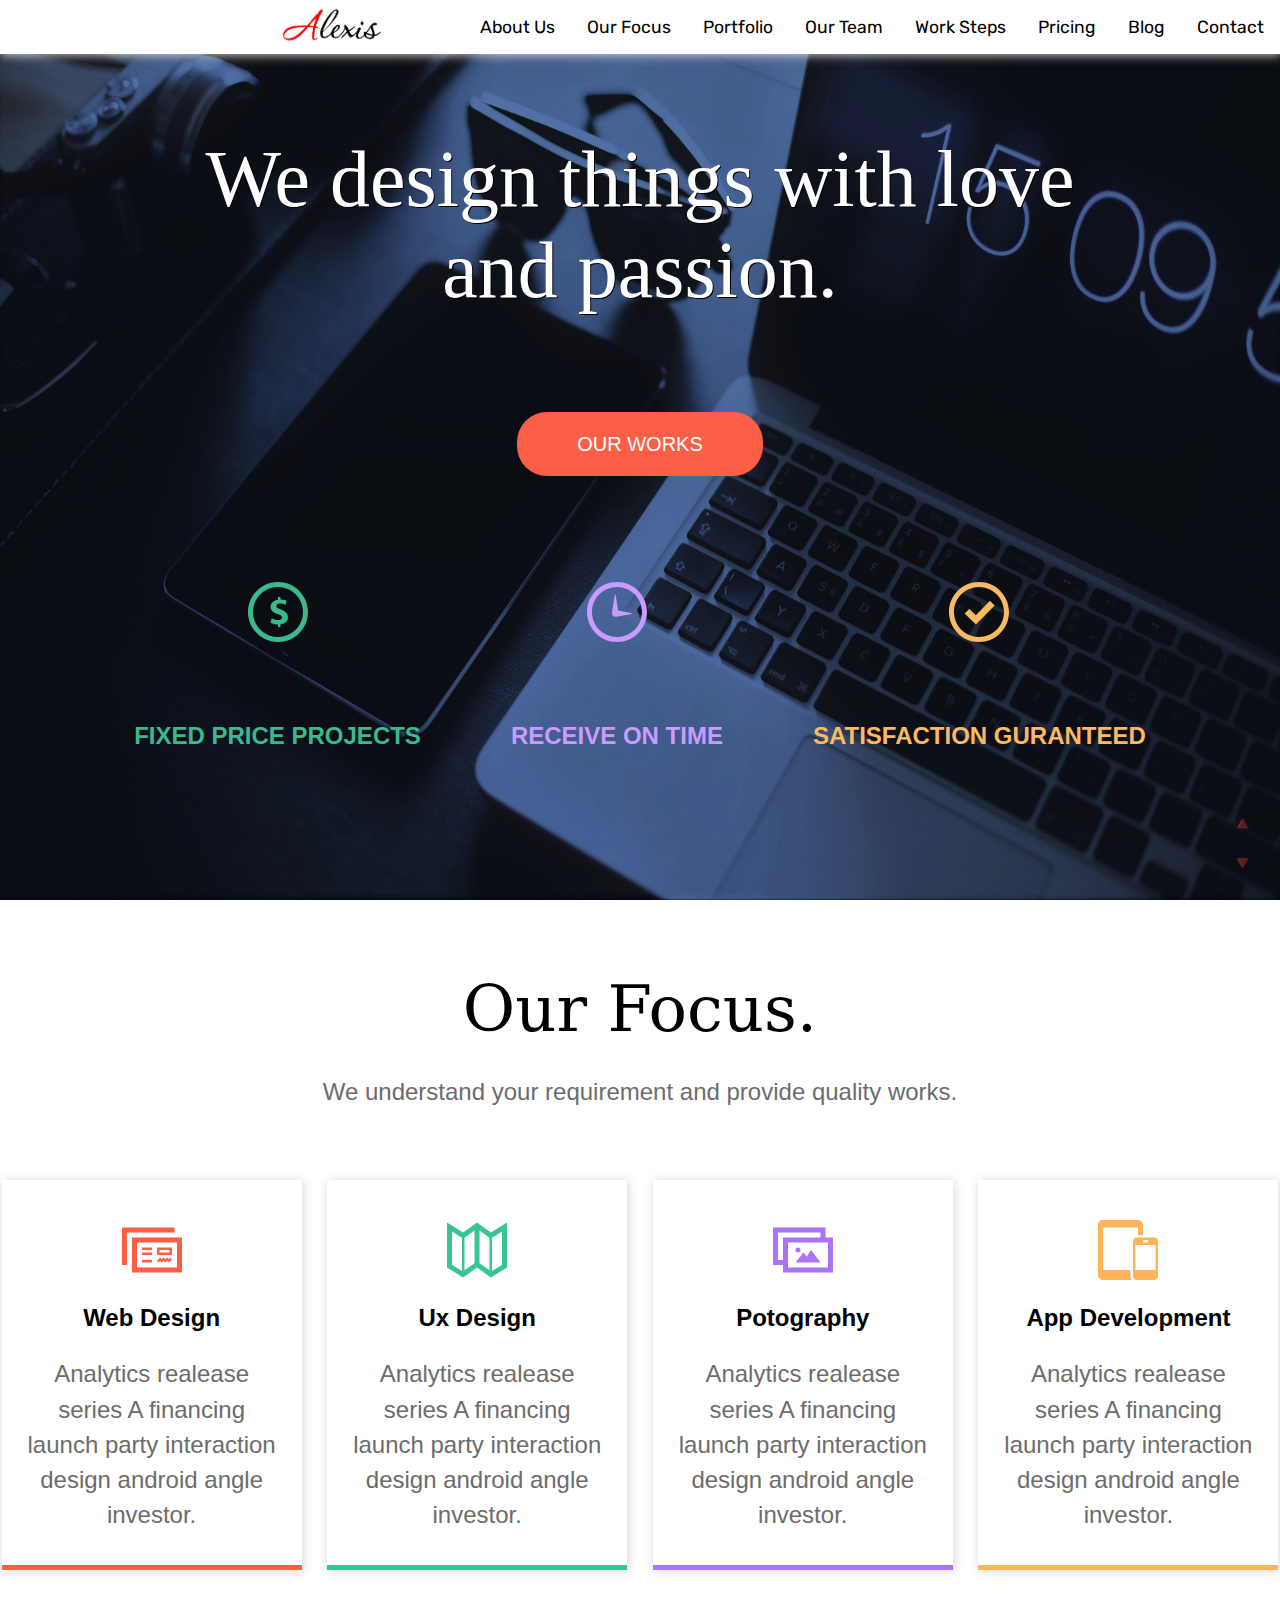
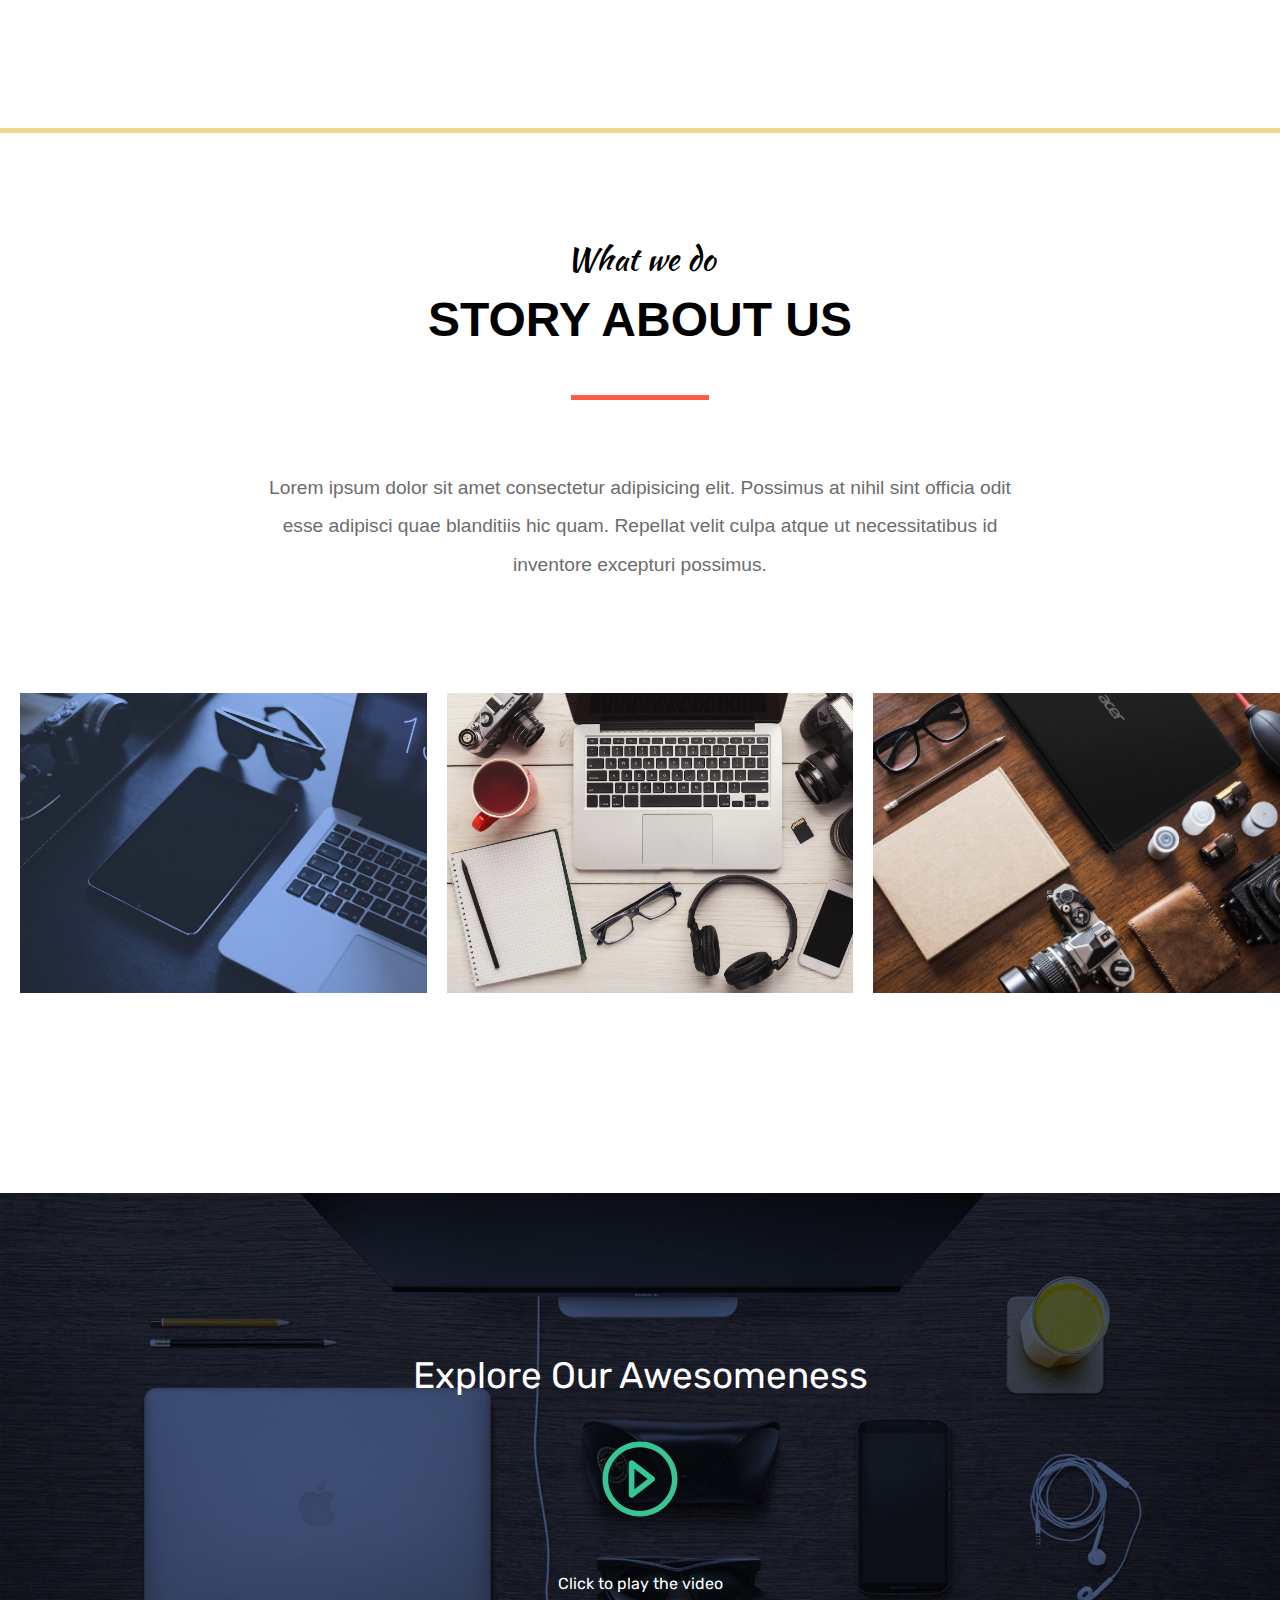
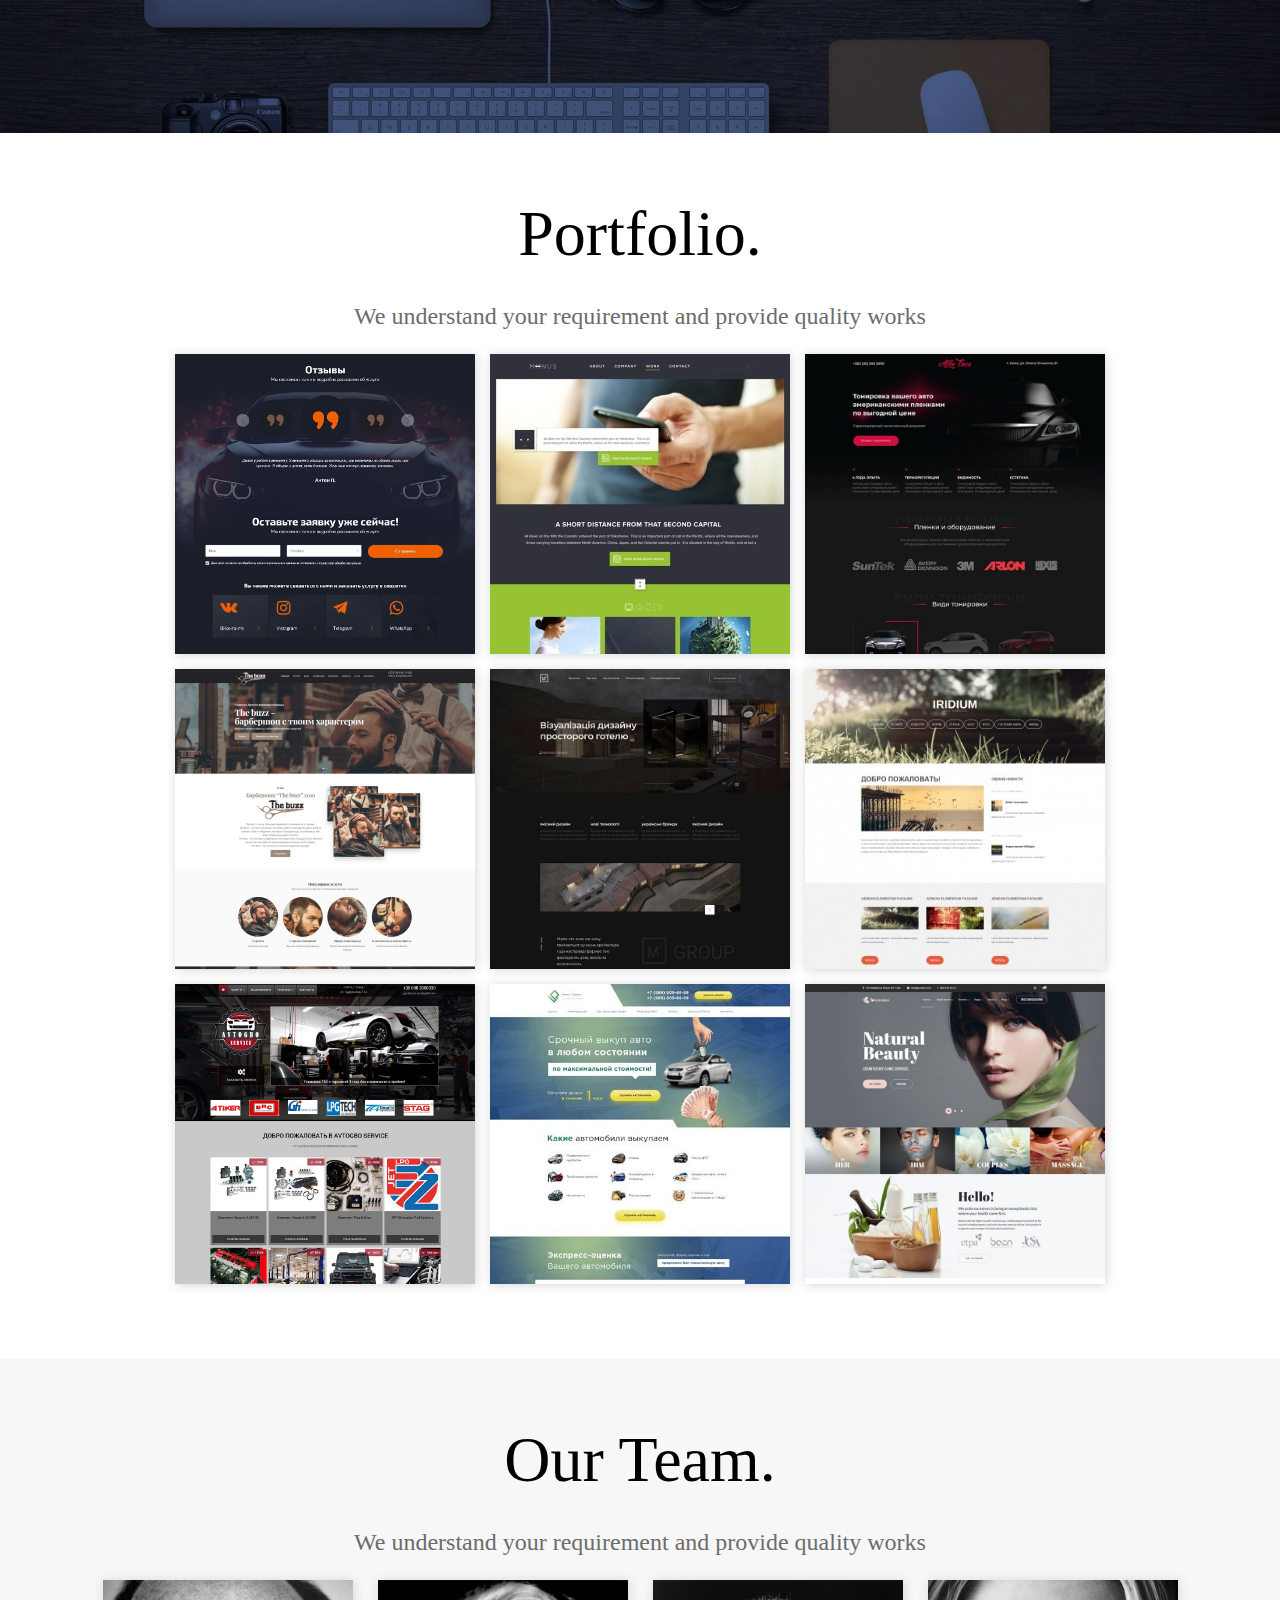
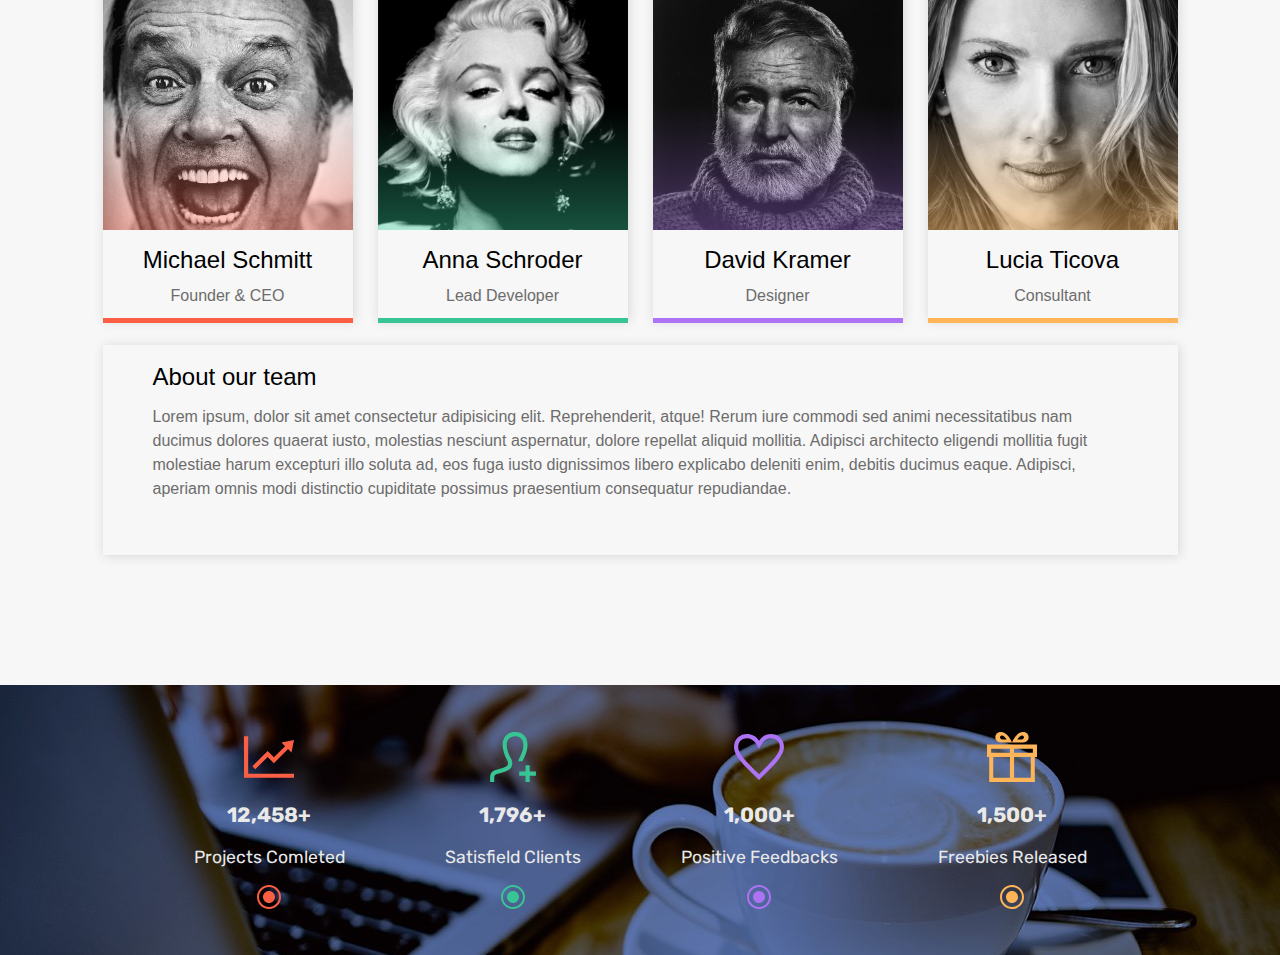
<file: index.html>
<!DOCTYPE html>
<html lang="en">
<head>
  <meta charset="UTF-8">
  <meta name="viewport" content="width=device-width, initial-scale=1">
  <link rel="stylesheet" href="Style.css">
  

  <link rel="preconnect" href="https://fonts.gstatic.com" crossorigin>
  <link href="https://fonts.googleapis.com/css2?family=Rubik&display=swap" rel="stylesheet">
  <link href="https://fonts.googleapis.com/css2?family=Kaushan+Script&display=swap" rel="stylesheet">
  
  
      
  <title>Alexis</title>  
  
  <body id="top">

    <header >
      <div class="top-nav">
        <div class="logo"></div>
        <input id="menu-toggle" type="checkbox">
        <label class='menu-button-container' for="menu-toggle">
          <div class='menu-button'></div>
         </label>
        <ul class="menu">
          <li><a href="#au">About Us</a></li>
          <li><a href="#of">Our Focus</a> </li>
          <li><a href="#p">Portfolio</a></li>
          <li><a href="#ot">Our Team</a> </li>
          <li><a href="#bottom">Work Steps</a></li>
          <li> <a href="Pictures/Predlozhenie-po-razrabotke-sayta-veb-studiya-Imtekseo.pdf" target="_blank">Pricing</a></li>
          <li><a href="https://ru.weblium.com/blog/" target="_blank">Blog</a> </li>
          <li><label for="contact"><a>Contact</a></label></li>
        </ul>
                
        <input id="contact" type="checkbox"><!--
        --><span class="contact">
              <div class="menu1">
                  <div class="map">
                    <iframe src="https://www.google.com/maps/embed?pb=!1m18!1m12!1m3!1d3168.6007249734625!2d-122.08069568435475!3d37.42291124009725!2m3!1f0!2f0!3f0!3m2!1i1024!2i768!4f13.1!3m3!1m2!1s0x808fbb7a3683c237%3A0xcee141b5f4e1c5d7!2sGoogle%20B43!5e0!3m2!1sru!2scz!4v1675938490257!5m2!1sru!2scz" width="100%" height="100%" style="border:0;" allowfullscreen="" loading="lazy" referrerpolicy="no-referrer-when-downgrade">
                    </iframe>
                  </div>
                </div> 
            </span>
      </div>   
    </header>
    <main>
      <div class="Block1" >       
        <div class="banertext">
          <p class="text1">We design things with love<br>
          and passion.</p>

          <p>
            <a href="#p">OUR WORKS</a>
          </p>

          <div class="window1">
            <div class="win1 w1_1">   
              <svg xmlns="http://www.w3.org/2000/svg" width="60" height="60" viewBox="0 0 24 24">
                <path d="M12 2c5.514 0 10 4.486 10 10s-4.486 10-10 10-10-4.486-10-10 4.486-10 10-10zm0-2c-6.627 0-12 5.373-12 12s5.373 12 12 12 12-5.373 12-12-5.373-12-12-12zm4 14.083c0-2.145-2.232-2.742-3.943-3.546-1.039-.54-.908-1.829.581-1.916.826-.05 1.675.195 2.443.465l.362-1.647c-.907-.276-1.719-.402-2.443-.421v-1.018h-1v1.067c-1.945.267-2.984 1.487-2.984 2.85 0 2.438 2.847 2.81 3.778 3.243 1.27.568 1.035 1.75-.114 2.011-.997.226-2.269-.168-3.225-.54l-.455 1.644c.894.462 1.965.708 3 .727v.998h1v-1.053c1.657-.232 3.002-1.146 3-2.864z"/>
                  </svg>           
                    <p><b>FIXED PRICE PROJECTS</b></p>
                      </div>
            <div class="win1 w1_2">  
              <svg xmlns="http://www.w3.org/2000/svg" width="60" height="60" viewBox="0 0 24 24">
                <path d="M12 2c5.514 0 10 4.486 10 10s-4.486 10-10 10-10-4.486-10-10 4.486-10 10-10zm0-2c-6.627 0-12 5.373-12 12s5.373 12 12 12 12-5.373 12-12-5.373-12-12-12zm5.848 12.459c.202.038.202.333.001.372-1.907.361-6.045 1.111-6.547 1.111-.719 0-1.301-.582-1.301-1.301 0-.512.77-5.447 1.125-7.445.034-.192.312-.181.343.014l.985 6.238 5.394 1.011z"/>
                  </svg> 
                    <p><b>RECEIVE ON TIME</b></p>
                      </div>
            <div class="win1 w1_3"> 
              <svg xmlns="http://www.w3.org/2000/svg" width="60" height="60" viewBox="0 0 24 24">
                <path d="M12 2c5.514 0 10 4.486 10 10s-4.486 10-10 10-10-4.486-10-10 4.486-10 10-10zm0-2c-6.627 0-12 5.373-12 12s5.373 12 12 12 12-5.373 12-12-5.373-12-12-12zm4.393 7.5l-5.643 5.784-2.644-2.506-1.856 1.858 4.5 4.364 7.5-7.643-1.857-1.857z"/>
                  </svg> <BR><BR>
                    <p><b>SATISFACTION GURANTEED</b></p>
                      </div>
          </div>
        </div>
      </div>

      <div class="block2">
        <p class="text2" id="of">Our Foсus.</p>
          <p class="gray">We understand your requirement and provide quality works.</p>
        <div class="window2">
            <div class="win2 w2_1">
              <svg xmlns="http://www.w3.org/2000/svg" width="60" height="60" fill="#fb5f43" viewBox="0 0 24 24">
                <path d="M12 12h-4v-1h4v1zm0 1h-4v1h4v-1zm12-6v14h-20v-14h20zm-2 12v-10h-16v10h16zm-6.023-2l.682-.67.681.67.684-.67.681.67 1.295-1.295-.613-.702-.682.667-.682-.67-.683.67-.682-.67-.683.67-.682-.67-1.293 1.28.613.717.68-.667.684.67zm-7.977 0h4v-1h-4v1zm11-5v1h-4v-1h4zm1-1h-6v3h6v-3zm-20-8v15h2v-13h19v-2h-21z"/>
                  </svg>
                    <h2>Web Design</h2>
                      <p class="gray">Analytics realease series A financing launch party interaction design android angle investor.</p>
                        <hr class="h1" >
                      </div>
            <div class="win2 w2_2">
              <svg xmlns="http://www.w3.org/2000/svg" width="60" height="60" fill="#37c693" viewBox="0 0 24 24">
                <path d="M17.545 5l-5.545-4-5.545 4-6.455-4v18l6.455 4 5.545-4 5.545 4 6.455-4v-18l-6.455 4zm-10.545 2.073l4-2.886v13.068l-4 2.885v-13.067zm6-2.886l4 2.886v13.068l-4-2.885v-13.069zm-11 .405l4 2.479v13.294l-4-2.479v-13.294zm20 13.295l-4 2.479v-13.295l4-2.479v13.295z"/>
                  </svg>
                    <h2>Ux Design</h2>
                      <p class="gray">Analytics realease series A financing launch party interaction design android angle investor.</p>
                        <hr class="h2">
                      </div>   
            <div class="win2 w2_3">     
              <svg xmlns="http://www.w3.org/2000/svg" width="60" height="60" fill="#ad73f5" viewBox="0 0 24 24">
                <path d="M9 12c0-.552.448-1 1.001-1s.999.448.999 1-.446 1-.999 1-1.001-.448-1.001-1zm6.2 0l-1.7 2.6-1.3-1.6-3.2 4h10l-3.8-5zm8.8-5v14h-20v-3h-4v-15h21v4h3zm-20 9v-9h15v-2h-17v11h2zm18-7h-16v10h16v-10z"/>
                  </svg>
                    <h2>Potography</h2>
                      <p class="gray">Analytics realease series A financing launch party interaction design android angle investor.</p>
                        <hr class="h3"></div> 
            <div class="win2 w2_4">  
              <svg  xmlns="http://www.w3.org/2000/svg" width="60" height="60" fill="#feb559" viewBox="0 0 24 24">
                <path d="M13.563 24h-11.563c-1.104 0-2-.896-2-2v-20c0-1.104.896-2 2-2h14c1.104 0 2 .896 2 2v4h-2v-3h-14v17h11v2.5c0 .524.182 1.175.563 1.5zm8.937-17c.828 0 1.5.672 1.5 1.5v14c0 .826-.671 1.5-1.5 1.5h-7c-.829 0-1.5-.675-1.5-1.5v-14c0-.827.673-1.5 1.5-1.5h7zm-13.5 14c.552 0 1 .448 1 1s-.448 1-1 1-1-.448-1-1 .448-1 1-1zm10 2c-.553 0-1-.448-1-1s.447-1 1-1c.552 0 .999.448.999 1s-.447 1-.999 1zm4-3v-10.024h-8v10.024h8zm-3.5-11c.275 0 .5-.224.5-.5s-.225-.5-.5-.5h-1c-.276 0-.5.224-.5.5s.224.5.5.5h1z"/>
                  </svg>   
                    <h2>App Development</h2>
                      <p class="gray">Analytics realease series A financing launch party interaction design android angle investor.</p>
                        <hr class="h4"></div>      
          </div>
          <hr class="h5">
      </div>

      <div class="block3" id="au">
        <p class="text3">What we do</p>
        <p class="text31">STORY ABOUT US</p>
        <hr class="u h1">
        <p class="text32 gray">Lorem ipsum dolor sit amet consectetur adipisicing elit. Possimus at nihil sint officia odit esse adipisci quae blanditiis hic quam. Repellat velit culpa atque ut necessitatibus id inventore excepturi possimus.</p>
          <div class="window3">
           <div class="win3 win3_1">
              <div class="win3 win3_11">
                <svg xmlns="http://www.w3.org/2000/svg" width="48" height="48" fill="#ffffff" viewBox="0 0 24 24">
                  <path d="M10.118 16.064c2.293-.529 4.428-.993 3.394-2.945-3.146-5.942-.834-9.119 2.488-9.119 3.388 0 5.644 3.299 2.488 9.119-1.065 1.964 1.149 2.427 3.394 2.945 1.986.459 2.118 1.43 2.118 3.111l-.003.825h-15.994c0-2.196-.176-3.407 2.115-3.936zm-10.116 3.936h6.001c-.028-6.542 2.995-3.697 2.995-8.901 0-2.009-1.311-3.099-2.998-3.099-2.492 0-4.226 2.383-1.866 6.839.775 1.464-.825 1.812-2.545 2.209-1.49.344-1.589 1.072-1.589 2.333l.002.619z"/>
                    </svg>             
                      <p>SUPER TEAME</p>
                        </div>               
            </div>
            <div class="win3 win3_2">
              <div class="win3 win3_11">
                <svg xmlns="http://www.w3.org/2000/svg" width="48" height="48" fill="#ffffff" viewBox="0 0 24 24">
                  <path d="M10.118 16.064c2.293-.529 4.428-.993 3.394-2.945-3.146-5.942-.834-9.119 2.488-9.119 3.388 0 5.644 3.299 2.488 9.119-1.065 1.964 1.149 2.427 3.394 2.945 1.986.459 2.118 1.43 2.118 3.111l-.003.825h-15.994c0-2.196-.176-3.407 2.115-3.936zm-10.116 3.936h6.001c-.028-6.542 2.995-3.697 2.995-8.901 0-2.009-1.311-3.099-2.998-3.099-2.492 0-4.226 2.383-1.866 6.839.775 1.464-.825 1.812-2.545 2.209-1.49.344-1.589 1.072-1.589 2.333l.002.619z"/>
                    </svg>             
                      <p>SUPER TEAME</p>
                        </div>
              </div>
            <div class="win3 win3_3">
              <div class="win3 win3_11">
                <svg xmlns="http://www.w3.org/2000/svg" width="48" height="48" fill="#ffffff" viewBox="0 0 24 24">
                  <path d="M10.118 16.064c2.293-.529 4.428-.993 3.394-2.945-3.146-5.942-.834-9.119 2.488-9.119 3.388 0 5.644 3.299 2.488 9.119-1.065 1.964 1.149 2.427 3.394 2.945 1.986.459 2.118 1.43 2.118 3.111l-.003.825h-15.994c0-2.196-.176-3.407 2.115-3.936zm-10.116 3.936h6.001c-.028-6.542 2.995-3.697 2.995-8.901 0-2.009-1.311-3.099-2.998-3.099-2.492 0-4.226 2.383-1.866 6.839.775 1.464-.825 1.812-2.545 2.209-1.49.344-1.589 1.072-1.589 2.333l.002.619z"/>
                    </svg>             
                      <p>SUPER TEAME</p>
                        </div>
              
              </div>

          </div>
      </div>

      <div class="block4" >
          <p class="y">Explore Our Awesomeness</p>
            <svg class="play" width="90" height="90" fill="#37c693"  viewBox="0 0 24 24" xmlns="http://www.w3.org/2000/svg">
              <path d="m2.009 12.002c0-5.517 4.48-9.997 9.998-9.997s9.998 4.48 9.998 9.997c0 5.518-4.48 9.998-9.998 9.998s-9.998-4.48-9.998-9.998zm1.5 0c0 4.69 3.808 8.498 8.498 8.498s8.498-3.808 8.498-8.498-3.808-8.497-8.498-8.497-8.498 3.807-8.498 8.497zm6.711-4.845c-.141-.108-.3-.157-.456-.157-.389 0-.755.306-.755.749v8.501c0 .445.367.75.755.75.157 0 .316-.05.457-.159 1.554-1.203 4.199-3.252 5.498-4.258.184-.142.29-.36.29-.592 0-.23-.107-.449-.291-.591zm.289 7.564v-5.446l3.523 2.718z" fill-rule="nonzero"/>  
                </svg>
                  <p class="z">Click to play the video</p>
      </div>

      <div class="block5 block" id="p">
        <p class="txt">Portfolio.</p>
          <p class="gray">We understand your requirement and provide quality works</p>
            <div class="section">
              <div class="sait1 grid">          
                <div class="project"><hr class="liner"><a href="https://euromotors.cz/ru/prajs-list/" target="_blank">Project 1</a></div>
              </div>

              <div class="sait2 grid">               
                <div class="project"><hr class="liner"><a href="https://www.dw.com/ru/zelenaja-jenergetika-v-ukraine-nemcy-sovetujut-toropitsja/a-59104102" target="_blank">Project 2</a></div>
              </div>
              <div class="sait3 grid">
                <div class="project"><hr class="liner"><a href="https://carexpert.in.ua/?gclid=EAIaIQobChMIkKen8pKI_QIVR5nVCh2mlQ9pEAAYASAAEgKFzvD_BwE" target="_blank">Project 3</a></div>
              </div>
              <div class="sait4 grid">
                <div class="project"><hr class="liner"><a href="https://www.dw.com/ru/zelenaja-jenergetika-v-ukraine-nemcy-sovetujut-toropitsja/a-59104102" target="_blank">Project 4</a></div>
            
              </div>
              <div class="sait5 grid">
                <div class="project"><hr class="liner"><a href="https://artinterior.ua/ru/dizayn-gostinitsyi/" target="_blank">Project 5</a></div>
              </div>
              <div class="sait6 grid">
                <div class="project"><hr class="liner"><a href="https://artinterior.ua/ru/dizayn-gostinitsyi/" target="_blank">Project 6</a></div>
              
              </div>
              <div class="sait7 grid">
                <div class="project"><hr class="liner"><a href="https://artinterior.ua/ru/dizayn-gostinitsyi/" target="_blank">Project 7</a></div>
             
              </div>
              <div class="sait8 grid">
                <div class="project"><hr class="liner"><a href="https://artinterior.ua/ru/dizayn-gostinitsyi/" target="_blank">Project 8</a></div>
              
              </div>
              <div class="sait9 grid">
                <div class="project"><hr class="liner"><a href="https://artinterior.ua/ru/dizayn-gostinitsyi/" target="_blank">Project 9</a></div>
              </div>
            </div>
      </div>

      <div class="block6 block" id="ot">
        <p class="text5 txt">Our Team.</p>
          <p class="gray">We understand your requirement and provide quality works</p>
          <div class="s2">
            <div class="ot1 grid">
              <div class="foto1 foto"></div>
              <p class="">Michael Schmitt</p>
              <p class="profession gray">Founder & CEO</p>
              <hr class="h1">
            </div>
            <div class="ot2 grid">
              <div class="foto2 foto"></div>
              <p class="">Anna Schroder</p>
              <p class="profession gray">Lead Developer</p>
              <hr class="h2">                
            </div>
            <div class="ot3 grid">
              <div class="foto3 foto"></div> 
              <p class="">David Kramer</p>
              <p class="profession gray">Designer</p>
              <hr class="h3">   
            </div>
            <div class="ot4 grid">
              <div class="foto4 foto"></div>
              <p class="">Lucia Ticova</p>
              <p class="profession gray">Consultant</p>
              <hr class="h4">    
            </div>
            

            <div class="table mai">
              <div class="Schmit">About our team
                <p class="gray profession">Lorem ipsum, dolor sit amet consectetur adipisicing elit. Reprehenderit, atque! Rerum iure commodi sed animi necessitatibus nam ducimus dolores quaerat iusto, molestias nesciunt aspernatur, dolore repellat aliquid mollitia. Adipisci architecto eligendi mollitia fugit molestiae harum excepturi illo soluta ad, eos fuga iusto dignissimos libero explicabo deleniti enim, debitis ducimus eaque. Adipisci, aperiam omnis modi distinctio cupiditate possimus praesentium consequatur repudiandae.</p>
              </div>  
            </div>


            <div class="table michael">
              <div class="Schmitt">About Michael
                <p class="gray profession">Lorem ipsum, dolor sit amet consectetur adipisicing elit. Reprehenderit, atque! Rerum iure commodi sed animi necessitatibus nam ducimus dolores quaerat iusto, molestias nesciunt aspernatur, dolore repellat aliquid mollitia. Adipisci architecto eligendi mollitia fugit molestiae harum excepturi illo soluta ad, eos fuga iusto dignissimos libero explicabo deleniti enim, debitis ducimus eaque. Adipisci, aperiam omnis modi distinctio cupiditate possimus praesentium consequatur repudiandae.</p>
                  </div>  
              <div class="link rubik">
                <div class="left">
                  <svg xmlns="http://www.w3.org/2000/svg" width="40" height="40" viewBox="0 0 24 24" fill="#fb5f43"><path d="M19.647 15.247c-1.278 0-2.429.551-3.225 1.429l-7.788-3.846c.062-.343.079-.64.067-.942l8.058-4.231c.769.682 1.78 1.097 2.889 1.097 2.404-.001 4.352-1.949 4.352-4.353s-1.948-4.353-4.353-4.353-4.353 1.949-4.353 4.353c0 .18.012.356.033.53l-7.828 4.111c-.793-.829-1.908-1.347-3.146-1.347-2.405 0-4.353 1.949-4.353 4.353s1.948 4.353 4.353 4.353c1.013 0 1.943-.347 2.684-.927l8.26 4.078-.001.047c0 2.404 1.948 4.353 4.353 4.353s4.351-1.949 4.351-4.353-1.948-4.352-4.353-4.352z"/>
                    </svg>
                </div>
                <div class="right">
                  <p><svg xmlns="http://www.w3.org/2000/svg" width="24" height="24" viewBox="0 0 24 24" color="#808080" ><path d="M19 0h-14c-2.761 0-5 2.239-5 5v14c0 2.761 2.239 5 5 5h14c2.762 0 5-2.239 5-5v-14c0-2.761-2.238-5-5-5zm-3 7h-1.924c-.615 0-1.076.252-1.076.889v1.111h3l-.238 3h-2.762v8h-3v-8h-2v-3h2v-1.923c0-2.022 1.064-3.077 3.461-3.077h2.539v3z"/>
                    </svg>   Facebook</p><br>
                  <p> <svg xmlns="http://www.w3.org/2000/svg" width="24" height="24" viewBox="0 0 24 24"><path d="M19 0h-14c-2.761 0-5 2.239-5 5v14c0 2.761 2.239 5 5 5h14c2.762 0 5-2.239 5-5v-14c0-2.761-2.238-5-5-5zm-.139 9.237c.209 4.617-3.234 9.765-9.33 9.765-1.854 0-3.579-.543-5.032-1.475 1.742.205 3.48-.278 4.86-1.359-1.437-.027-2.649-.976-3.066-2.28.515.098 1.021.069 1.482-.056-1.579-.317-2.668-1.739-2.633-3.26.442.246.949.394 1.486.411-1.461-.977-1.875-2.907-1.016-4.383 1.619 1.986 4.038 3.293 6.766 3.43-.479-2.053 1.08-4.03 3.199-4.03.943 0 1.797.398 2.395 1.037.748-.147 1.451-.42 2.086-.796-.246.767-.766 1.41-1.443 1.816.664-.08 1.297-.256 1.885-.517-.439.656-.996 1.234-1.639 1.697z"/>
                    </svg>   Twitter</p><br>
                  <p><svg xmlns="http://www.w3.org/2000/svg" width="24" height="24" viewBox="0 0 24 24"><path d="M19 0h-14c-2.761 0-5 2.239-5 5v14c0 2.761 2.239 5 5 5h14c2.762 0 5-2.239 5-5v-14c0-2.761-2.238-5-5-5zm-11 19h-3v-11h3v11zm-1.5-12.268c-.966 0-1.75-.79-1.75-1.764s.784-1.764 1.75-1.764 1.75.79 1.75 1.764-.783 1.764-1.75 1.764zm13.5 12.268h-3v-5.604c0-3.368-4-3.113-4 0v5.604h-3v-11h3v1.765c1.396-2.586 7-2.777 7 2.476v6.759z"/>
                   </svg>   LinkedIn</p><br> 
                  <p><svg xmlns="http://www.w3.org/2000/svg" width="24" height="24" viewBox="0 0 24 24"><path d="M8.923 12c0-1.699 1.377-3.076 3.077-3.076s3.078 1.376 3.078 3.076-1.379 3.077-3.078 3.077-3.077-1.378-3.077-3.077zm7.946-.686c.033.225.054.453.054.686 0 2.72-2.204 4.923-4.922 4.923s-4.923-2.204-4.923-4.923c0-.233.021-.461.054-.686.031-.221.075-.437.134-.647h-1.266v6.719c0 .339.275.614.616.614h10.769c.34 0 .615-.275.615-.615v-6.719h-1.265c.058.211.102.427.134.648zm.515-5.314h-1.449c-.341 0-.615.275-.615.615v1.45c0 .34.274.616.615.616h1.449c.34 0 .616-.276.616-.616v-1.45c0-.34-.275-.615-.616-.615zm6.616-1v14c0 2.761-2.238 5-5 5h-14c-2.761 0-5-2.239-5-5v-14c0-2.761 2.239-5 5-5h14c2.762 0 5 2.239 5 5zm-4 .846c0-1.019-.826-1.846-1.846-1.846h-12.308c-1.019 0-1.846.827-1.846 1.846v12.307c0 1.02.827 1.847 1.846 1.847h12.309c1.019 0 1.845-.827 1.845-1.847v-12.307z"/>
                    </svg>   Instagram</p><br>  
                </div>             
              </div>
            </div>

            <div class="table anna">
              <div class="Schmitt">About Anna
                <p class="gray profession">Lorem ipsum, dolor sit amet consectetur adipisicing elit. Reprehenderit, atque! Rerum iure commodi sed animi necessitatibus nam ducimus dolores quaerat iusto, molestias nesciunt aspernatur, dolore repellat aliquid mollitia. Adipisci architecto eligendi mollitia fugit molestiae harum excepturi illo soluta ad, eos fuga iusto dignissimos libero explicabo deleniti enim, debitis ducimus eaque. Adipisci, aperiam omnis modi distinctio cupiditate possimus praesentium consequatur repudiandae.</p>
                  </div>  
              <div class="link rubik">
                <div class="left">
                  <svg xmlns="http://www.w3.org/2000/svg" width="40" height="40" viewBox="0 0 24 24" fill="#37c693"><path d="M19.647 15.247c-1.278 0-2.429.551-3.225 1.429l-7.788-3.846c.062-.343.079-.64.067-.942l8.058-4.231c.769.682 1.78 1.097 2.889 1.097 2.404-.001 4.352-1.949 4.352-4.353s-1.948-4.353-4.353-4.353-4.353 1.949-4.353 4.353c0 .18.012.356.033.53l-7.828 4.111c-.793-.829-1.908-1.347-3.146-1.347-2.405 0-4.353 1.949-4.353 4.353s1.948 4.353 4.353 4.353c1.013 0 1.943-.347 2.684-.927l8.26 4.078-.001.047c0 2.404 1.948 4.353 4.353 4.353s4.351-1.949 4.351-4.353-1.948-4.352-4.353-4.352z"/>
                    </svg>
                </div>
                <div class="right">
                  <p><svg xmlns="http://www.w3.org/2000/svg" width="24" height="24" viewBox="0 0 24 24" color="#808080" ><path d="M19 0h-14c-2.761 0-5 2.239-5 5v14c0 2.761 2.239 5 5 5h14c2.762 0 5-2.239 5-5v-14c0-2.761-2.238-5-5-5zm-3 7h-1.924c-.615 0-1.076.252-1.076.889v1.111h3l-.238 3h-2.762v8h-3v-8h-2v-3h2v-1.923c0-2.022 1.064-3.077 3.461-3.077h2.539v3z"/>
                    </svg>   Facebook</p><br>
                  <p> <svg xmlns="http://www.w3.org/2000/svg" width="24" height="24" viewBox="0 0 24 24"><path d="M19 0h-14c-2.761 0-5 2.239-5 5v14c0 2.761 2.239 5 5 5h14c2.762 0 5-2.239 5-5v-14c0-2.761-2.238-5-5-5zm-.139 9.237c.209 4.617-3.234 9.765-9.33 9.765-1.854 0-3.579-.543-5.032-1.475 1.742.205 3.48-.278 4.86-1.359-1.437-.027-2.649-.976-3.066-2.28.515.098 1.021.069 1.482-.056-1.579-.317-2.668-1.739-2.633-3.26.442.246.949.394 1.486.411-1.461-.977-1.875-2.907-1.016-4.383 1.619 1.986 4.038 3.293 6.766 3.43-.479-2.053 1.08-4.03 3.199-4.03.943 0 1.797.398 2.395 1.037.748-.147 1.451-.42 2.086-.796-.246.767-.766 1.41-1.443 1.816.664-.08 1.297-.256 1.885-.517-.439.656-.996 1.234-1.639 1.697z"/>
                    </svg>   Twitter</p><br>
                  <p><svg xmlns="http://www.w3.org/2000/svg" width="24" height="24" viewBox="0 0 24 24"><path d="M19 0h-14c-2.761 0-5 2.239-5 5v14c0 2.761 2.239 5 5 5h14c2.762 0 5-2.239 5-5v-14c0-2.761-2.238-5-5-5zm-11 19h-3v-11h3v11zm-1.5-12.268c-.966 0-1.75-.79-1.75-1.764s.784-1.764 1.75-1.764 1.75.79 1.75 1.764-.783 1.764-1.75 1.764zm13.5 12.268h-3v-5.604c0-3.368-4-3.113-4 0v5.604h-3v-11h3v1.765c1.396-2.586 7-2.777 7 2.476v6.759z"/>
                   </svg>   LinkedIn</p><br> 
                  <p><svg xmlns="http://www.w3.org/2000/svg" width="24" height="24" viewBox="0 0 24 24"><path d="M8.923 12c0-1.699 1.377-3.076 3.077-3.076s3.078 1.376 3.078 3.076-1.379 3.077-3.078 3.077-3.077-1.378-3.077-3.077zm7.946-.686c.033.225.054.453.054.686 0 2.72-2.204 4.923-4.922 4.923s-4.923-2.204-4.923-4.923c0-.233.021-.461.054-.686.031-.221.075-.437.134-.647h-1.266v6.719c0 .339.275.614.616.614h10.769c.34 0 .615-.275.615-.615v-6.719h-1.265c.058.211.102.427.134.648zm.515-5.314h-1.449c-.341 0-.615.275-.615.615v1.45c0 .34.274.616.615.616h1.449c.34 0 .616-.276.616-.616v-1.45c0-.34-.275-.615-.616-.615zm6.616-1v14c0 2.761-2.238 5-5 5h-14c-2.761 0-5-2.239-5-5v-14c0-2.761 2.239-5 5-5h14c2.762 0 5 2.239 5 5zm-4 .846c0-1.019-.826-1.846-1.846-1.846h-12.308c-1.019 0-1.846.827-1.846 1.846v12.307c0 1.02.827 1.847 1.846 1.847h12.309c1.019 0 1.845-.827 1.845-1.847v-12.307z"/>
                    </svg>   Instagram</p><br>  
                </div>             
              </div>
            </div>

            <div class="table david">
              <div class="Schmitt">About David
                <p class="gray profession">Lorem ipsum, dolor sit amet consectetur adipisicing elit. Reprehenderit, atque! Rerum iure commodi sed animi necessitatibus nam ducimus dolores quaerat iusto, molestias nesciunt aspernatur, dolore repellat aliquid mollitia. Adipisci architecto eligendi mollitia fugit molestiae harum excepturi illo soluta ad, eos fuga iusto dignissimos libero explicabo deleniti enim, debitis ducimus eaque. Adipisci, aperiam omnis modi distinctio cupiditate possimus praesentium consequatur repudiandae.</p>
                  </div>  
              <div class="link rubik">
                <div class="left">
                  <svg xmlns="http://www.w3.org/2000/svg" width="40" height="40" viewBox="0 0 24 24" fill="#ad73f5"><path d="M19.647 15.247c-1.278 0-2.429.551-3.225 1.429l-7.788-3.846c.062-.343.079-.64.067-.942l8.058-4.231c.769.682 1.78 1.097 2.889 1.097 2.404-.001 4.352-1.949 4.352-4.353s-1.948-4.353-4.353-4.353-4.353 1.949-4.353 4.353c0 .18.012.356.033.53l-7.828 4.111c-.793-.829-1.908-1.347-3.146-1.347-2.405 0-4.353 1.949-4.353 4.353s1.948 4.353 4.353 4.353c1.013 0 1.943-.347 2.684-.927l8.26 4.078-.001.047c0 2.404 1.948 4.353 4.353 4.353s4.351-1.949 4.351-4.353-1.948-4.352-4.353-4.352z"/>
                    </svg>
                </div>
                <div class="right">
                  <p><svg xmlns="http://www.w3.org/2000/svg" width="24" height="24" viewBox="0 0 24 24" color="#808080" ><path d="M19 0h-14c-2.761 0-5 2.239-5 5v14c0 2.761 2.239 5 5 5h14c2.762 0 5-2.239 5-5v-14c0-2.761-2.238-5-5-5zm-3 7h-1.924c-.615 0-1.076.252-1.076.889v1.111h3l-.238 3h-2.762v8h-3v-8h-2v-3h2v-1.923c0-2.022 1.064-3.077 3.461-3.077h2.539v3z"/>
                    </svg>   Facebook</p><br>
                  <p> <svg xmlns="http://www.w3.org/2000/svg" width="24" height="24" viewBox="0 0 24 24"><path d="M19 0h-14c-2.761 0-5 2.239-5 5v14c0 2.761 2.239 5 5 5h14c2.762 0 5-2.239 5-5v-14c0-2.761-2.238-5-5-5zm-.139 9.237c.209 4.617-3.234 9.765-9.33 9.765-1.854 0-3.579-.543-5.032-1.475 1.742.205 3.48-.278 4.86-1.359-1.437-.027-2.649-.976-3.066-2.28.515.098 1.021.069 1.482-.056-1.579-.317-2.668-1.739-2.633-3.26.442.246.949.394 1.486.411-1.461-.977-1.875-2.907-1.016-4.383 1.619 1.986 4.038 3.293 6.766 3.43-.479-2.053 1.08-4.03 3.199-4.03.943 0 1.797.398 2.395 1.037.748-.147 1.451-.42 2.086-.796-.246.767-.766 1.41-1.443 1.816.664-.08 1.297-.256 1.885-.517-.439.656-.996 1.234-1.639 1.697z"/>
                    </svg>   Twitter</p><br>
                  <p><svg xmlns="http://www.w3.org/2000/svg" width="24" height="24" viewBox="0 0 24 24"><path d="M19 0h-14c-2.761 0-5 2.239-5 5v14c0 2.761 2.239 5 5 5h14c2.762 0 5-2.239 5-5v-14c0-2.761-2.238-5-5-5zm-11 19h-3v-11h3v11zm-1.5-12.268c-.966 0-1.75-.79-1.75-1.764s.784-1.764 1.75-1.764 1.75.79 1.75 1.764-.783 1.764-1.75 1.764zm13.5 12.268h-3v-5.604c0-3.368-4-3.113-4 0v5.604h-3v-11h3v1.765c1.396-2.586 7-2.777 7 2.476v6.759z"/>
                   </svg>   LinkedIn</p><br> 
                  <p><svg xmlns="http://www.w3.org/2000/svg" width="24" height="24" viewBox="0 0 24 24"><path d="M8.923 12c0-1.699 1.377-3.076 3.077-3.076s3.078 1.376 3.078 3.076-1.379 3.077-3.078 3.077-3.077-1.378-3.077-3.077zm7.946-.686c.033.225.054.453.054.686 0 2.72-2.204 4.923-4.922 4.923s-4.923-2.204-4.923-4.923c0-.233.021-.461.054-.686.031-.221.075-.437.134-.647h-1.266v6.719c0 .339.275.614.616.614h10.769c.34 0 .615-.275.615-.615v-6.719h-1.265c.058.211.102.427.134.648zm.515-5.314h-1.449c-.341 0-.615.275-.615.615v1.45c0 .34.274.616.615.616h1.449c.34 0 .616-.276.616-.616v-1.45c0-.34-.275-.615-.616-.615zm6.616-1v14c0 2.761-2.238 5-5 5h-14c-2.761 0-5-2.239-5-5v-14c0-2.761 2.239-5 5-5h14c2.762 0 5 2.239 5 5zm-4 .846c0-1.019-.826-1.846-1.846-1.846h-12.308c-1.019 0-1.846.827-1.846 1.846v12.307c0 1.02.827 1.847 1.846 1.847h12.309c1.019 0 1.845-.827 1.845-1.847v-12.307z"/>
                    </svg>   Instagram</p><br>  
                </div>             
              </div>
            </div>

            <div class="table lucie">
              <div class="Schmitt">About Lucie
                <p class="gray profession">Lorem ipsum, dolor sit amet consectetur adipisicing elit. Reprehenderit, atque! Rerum iure commodi sed animi necessitatibus nam ducimus dolores quaerat iusto, molestias nesciunt aspernatur, dolore repellat aliquid mollitia. Adipisci architecto eligendi mollitia fugit molestiae harum excepturi illo soluta ad, eos fuga iusto dignissimos libero explicabo deleniti enim, debitis ducimus eaque. Adipisci, aperiam omnis modi distinctio cupiditate possimus praesentium consequatur repudiandae.</p>
                  </div>  
              <div class="link rubik">
                <div class="left">
                  <svg xmlns="http://www.w3.org/2000/svg" width="40" height="40" viewBox="0 0 24 24" fill="#feb559"><path d="M19.647 15.247c-1.278 0-2.429.551-3.225 1.429l-7.788-3.846c.062-.343.079-.64.067-.942l8.058-4.231c.769.682 1.78 1.097 2.889 1.097 2.404-.001 4.352-1.949 4.352-4.353s-1.948-4.353-4.353-4.353-4.353 1.949-4.353 4.353c0 .18.012.356.033.53l-7.828 4.111c-.793-.829-1.908-1.347-3.146-1.347-2.405 0-4.353 1.949-4.353 4.353s1.948 4.353 4.353 4.353c1.013 0 1.943-.347 2.684-.927l8.26 4.078-.001.047c0 2.404 1.948 4.353 4.353 4.353s4.351-1.949 4.351-4.353-1.948-4.352-4.353-4.352z"/>
                    </svg>
                </div>
                <div class="right">
                  <p><svg xmlns="http://www.w3.org/2000/svg" width="24" height="24" viewBox="0 0 24 24" color="#808080" ><path d="M19 0h-14c-2.761 0-5 2.239-5 5v14c0 2.761 2.239 5 5 5h14c2.762 0 5-2.239 5-5v-14c0-2.761-2.238-5-5-5zm-3 7h-1.924c-.615 0-1.076.252-1.076.889v1.111h3l-.238 3h-2.762v8h-3v-8h-2v-3h2v-1.923c0-2.022 1.064-3.077 3.461-3.077h2.539v3z"/>
                    </svg>   Facebook</p><br>
                  <p> <svg xmlns="http://www.w3.org/2000/svg" width="24" height="24" viewBox="0 0 24 24"><path d="M19 0h-14c-2.761 0-5 2.239-5 5v14c0 2.761 2.239 5 5 5h14c2.762 0 5-2.239 5-5v-14c0-2.761-2.238-5-5-5zm-.139 9.237c.209 4.617-3.234 9.765-9.33 9.765-1.854 0-3.579-.543-5.032-1.475 1.742.205 3.48-.278 4.86-1.359-1.437-.027-2.649-.976-3.066-2.28.515.098 1.021.069 1.482-.056-1.579-.317-2.668-1.739-2.633-3.26.442.246.949.394 1.486.411-1.461-.977-1.875-2.907-1.016-4.383 1.619 1.986 4.038 3.293 6.766 3.43-.479-2.053 1.08-4.03 3.199-4.03.943 0 1.797.398 2.395 1.037.748-.147 1.451-.42 2.086-.796-.246.767-.766 1.41-1.443 1.816.664-.08 1.297-.256 1.885-.517-.439.656-.996 1.234-1.639 1.697z"/>
                    </svg>   Twitter</p><br>
                  <p><svg xmlns="http://www.w3.org/2000/svg" width="24" height="24" viewBox="0 0 24 24"><path d="M19 0h-14c-2.761 0-5 2.239-5 5v14c0 2.761 2.239 5 5 5h14c2.762 0 5-2.239 5-5v-14c0-2.761-2.238-5-5-5zm-11 19h-3v-11h3v11zm-1.5-12.268c-.966 0-1.75-.79-1.75-1.764s.784-1.764 1.75-1.764 1.75.79 1.75 1.764-.783 1.764-1.75 1.764zm13.5 12.268h-3v-5.604c0-3.368-4-3.113-4 0v5.604h-3v-11h3v1.765c1.396-2.586 7-2.777 7 2.476v6.759z"/>
                   </svg>   LinkedIn</p><br> 
                  <p><svg xmlns="http://www.w3.org/2000/svg" width="24" height="24" viewBox="0 0 24 24"><path d="M8.923 12c0-1.699 1.377-3.076 3.077-3.076s3.078 1.376 3.078 3.076-1.379 3.077-3.078 3.077-3.077-1.378-3.077-3.077zm7.946-.686c.033.225.054.453.054.686 0 2.72-2.204 4.923-4.922 4.923s-4.923-2.204-4.923-4.923c0-.233.021-.461.054-.686.031-.221.075-.437.134-.647h-1.266v6.719c0 .339.275.614.616.614h10.769c.34 0 .615-.275.615-.615v-6.719h-1.265c.058.211.102.427.134.648zm.515-5.314h-1.449c-.341 0-.615.275-.615.615v1.45c0 .34.274.616.615.616h1.449c.34 0 .616-.276.616-.616v-1.45c0-.34-.275-.615-.616-.615zm6.616-1v14c0 2.761-2.238 5-5 5h-14c-2.761 0-5-2.239-5-5v-14c0-2.761 2.239-5 5-5h14c2.762 0 5 2.239 5 5zm-4 .846c0-1.019-.826-1.846-1.846-1.846h-12.308c-1.019 0-1.846.827-1.846 1.846v12.307c0 1.02.827 1.847 1.846 1.847h12.309c1.019 0 1.845-.827 1.845-1.847v-12.307z"/>
                    </svg>   Instagram</p><br>  
                </div>             
              </div>
            </div>
           </div> 
          </div> 
                 
                 
    </main>
          

    <footer id="bottom">
      <div class="pict1">
        <svg xmlns="http://www.w3.org/2000/svg" width="50" height="50" viewBox="0 0 24 24" fill="#fb5f43">
          <path d="M24 3.875l-6 1.221 1.716 1.708-5.351 5.358-3.001-3.002-7.336 7.242 1.41 1.418 5.922-5.834 2.991 2.993 6.781-6.762 1.667 1.66 1.201-6.002zm0 16.125v2h-24v-20h2v18h22z"/>
            </svg>
              <p class="cislo white">12,458+</p>
                <p class="popis white">Projects Comleted</p>
                  <svg xmlns="http://www.w3.org/2000/svg" width="24" height="24" viewBox="0 0 24 24" fill="#fb5f43">
                    <path d="M12 2c5.514 0 10 4.486 10 10s-4.486 10-10 10-10-4.486-10-10 4.486-10 10-10zm0-2c-6.627 0-12 5.373-12 12s5.373 12 12 12 12-5.373 12-12-5.373-12-12-12zm0 6c-3.313 0-6 2.687-6 6s2.687 6 6 6c3.314 0 6-2.687 6-6s-2.686-6-6-6z"/>
                      </svg>
      </div>

      <div class="pict2">
        <svg xmlns="http://www.w3.org/2000/svg" width="50" height="50" viewBox="0 0 24 24" fill="#37c693">
          <path d="M9.602 3.7c-1.154 1.937-.635 5.227 1.424 9.025.93 1.712.697 3.02.338 3.815-.982 2.178-3.675 2.799-6.525 3.456-1.964.454-1.839.87-1.839 4.004h-1.995l-.005-1.241c0-2.52.199-3.975 3.178-4.663 3.365-.777 6.688-1.473 5.09-4.418-4.733-8.729-1.35-13.678 3.732-13.678 3.321 0 5.97 2.117 5.97 6.167 0 3.555-1.949 6.833-2.383 7.833h-2.115c.392-1.536 2.499-4.366 2.499-7.842 0-5.153-5.867-4.985-7.369-2.458zm13.398 15.3h-3v-3h-2v3h-3v2h3v3h2v-3h3v-2z"/>
            </svg>
              <p class="cislo white">1,796+</p>
                <p class="popis white">Satisfield Clients</p>
                  <svg xmlns="http://www.w3.org/2000/svg" width="24" height="24" viewBox="0 0 24 24" fill="#37c693">
                    <path d="M12 2c5.514 0 10 4.486 10 10s-4.486 10-10 10-10-4.486-10-10 4.486-10 10-10zm0-2c-6.627 0-12 5.373-12 12s5.373 12 12 12 12-5.373 12-12-5.373-12-12-12zm0 6c-3.313 0-6 2.687-6 6s2.687 6 6 6c3.314 0 6-2.687 6-6s-2.686-6-6-6z"/>
                      </svg>
      </div>

      <div class="pict3">
        <svg xmlns="http://www.w3.org/2000/svg" width="50" height="50" viewBox="0 0 24 24" fill="#ad73f5">
          <path d="M6.28 3c3.236.001 4.973 3.491 5.72 5.031.75-1.547 2.469-5.021 5.726-5.021 2.058 0 4.274 1.309 4.274 4.182 0 3.442-4.744 7.851-10 13-5.258-5.151-10-9.559-10-13 0-2.676 1.965-4.193 4.28-4.192zm.001-2c-3.183 0-6.281 2.187-6.281 6.192 0 4.661 5.57 9.427 12 15.808 6.43-6.381 12-11.147 12-15.808 0-4.011-3.097-6.182-6.274-6.182-2.204 0-4.446 1.042-5.726 3.238-1.285-2.206-3.522-3.248-5.719-3.248z"/>
            </svg>
              <p class="cislo white">1,000+</p>
                <p class="popis white">Positive Feedbacks</p>
                  <svg xmlns="http://www.w3.org/2000/svg" width="24" height="24" viewBox="0 0 24 24" fill="#ad73f5">
                    <path d="M12 2c5.514 0 10 4.486 10 10s-4.486 10-10 10-10-4.486-10-10 4.486-10 10-10zm0-2c-6.627 0-12 5.373-12 12s5.373 12 12 12 12-5.373 12-12-5.373-12-12-12zm0 6c-3.313 0-6 2.687-6 6s2.687 6 6 6c3.314 0 6-2.687 6-6s-2.686-6-6-6z"/>
                      </svg>
        </div>

      <div class="pict4">
        <svg xmlns="http://www.w3.org/2000/svg" width="50" height="50" viewBox="0 0 24 24" fill="#feb559">
          <path d="M17.369 0c-2.947 0-4.671 3.478-5.369 5h5.345c3.493 0 3.53-5 .024-5zm-.796 3.621h-2.043c.739-1.121 1.438-1.966 2.342-1.966 1.172 0 1.228 1.966-.299 1.966zm-9.918 1.379h5.345c-.698-1.522-2.422-5-5.369-5-3.506 0-3.469 5 .024 5zm.473-3.345c.903 0 1.603.845 2.342 1.966h-2.043c-1.527 0-1.471-1.966-.299-1.966zm16.872 4.345h-24v6h1.056v12h21.889v-12h1.055v-6zm-13 16h-8v-10h8v10zm0-12h-9v-2h9v2zm2-2h9v2h-9v-2zm8 14h-8v-10h8v10z"/>
            </svg>
              <p class="cislo white">1,500+</p>
                <p class="popis white">Freebies Released</p>
                  <svg xmlns="http://www.w3.org/2000/svg" width="24" height="24" viewBox="0 0 24 24" fill="#feb559">
                    <path d="M12 2c5.514 0 10 4.486 10 10s-4.486 10-10 10-10-4.486-10-10 4.486-10 10-10zm0-2c-6.627 0-12 5.373-12 12s5.373 12 12 12 12-5.373 12-12-5.373-12-12-12zm0 6c-3.313 0-6 2.687-6 6s2.687 6 6 6c3.314 0 6-2.687 6-6s-2.686-6-6-6z"/>
                      </svg>
        </div>    
      </footer>

             
      <a  class="btn btn1" href="#bottom">🔻</a>
      <a  class="btn btn2" href="#top">🔺</a>
      

    

  </body>
</html>
</file>
<file: Style.css>
html, body {
    width: 100%;
    margin: 0;
    scroll-behavior: smooth;
}


header{
    position: sticky;
    top:0;
    background-color: white;
    height: 6vh;
    width: 100%;        
    box-shadow: 0.5px 0.5px 10px rgb(214, 213, 213);    
}

 a {
    text-decoration: none;   
    color: black;    
    font-size: 1.1rem;
    font-family: 'Rubik', sans-serif;
    text-decoration: none; 
    vertical-align: middle;
   }
.logo{
    margin-top: 0.5vw;
    margin-right: 5vw;
    width: 10vw;
    height: 6vh;
    background-image: url(Pictures/Снимок\ 1.PNG);
    background-size: 100% 100%;
    background-repeat: no-repeat;
    background-position-x: left;
}
a:hover{ 
    color: rgb(29, 26, 29);
    text-shadow: 1px 1px black;
}
a:active{
    text-shadow: 1px 1px blueviolet;
}
.Block1{
    height: 94vh;    
    background-image: url(Pictures/pic11.jpg);
    background-size:100% 100%;
    background-repeat: no-repeat;
}

.banertext{
    display: flex;
    justify-content: center;
    flex-direction: column;
    align-items: center;
    height: 80vh;
}
.text1{
    font-size: 5rem;
    text-shadow: 1px 1px black;
    color: #fff;
    text-align: center;
}
.text3{
    padding: 70px 0 0 0;
    text-align: center;
    font-family: 'Kaushan Script';
    font-size: 2rem;
    margin-bottom: 10px;
}   
.text31{
    margin-top: 10px;  
    text-align: center;
    font-family:Arial, Helvetica, sans-serif;
    font-size: 3rem;
    font-weight: 700;
}   
.text32{
    padding: 50px 50px 50px 50px;
    text-align: center;
    font-family:Verdana, Geneva, Tahoma, sans-serif;
    font-size: 1.2rem;
    font-weight: 700;
    padding-left: 250px;
    padding-right: 250px;    
    font-weight: 300;
    line-height: 2;
}   
.block2  .text2{
    padding: 70px 0 0 0;
    font-size: 4rem;    
    text-align: center;
    font-family:'serif';  
    margin-bottom: 2rem ;  
    color: black;
}

.block2 p{    
    font-size: 1.5rem;
    font-family: 'arial';
    text-align: center;
    margin-top: 0.1rem ;    
}
.h1{
    border: 5px solid #fb5f43;
    border-bottom-width: 0;    
}
.h2{
    border: 5px solid #37c693;
    border-bottom-width: 0;    
}
.h3{
    border: 5px solid #ad73f5;
    border-bottom-width: 0;    
}
.h4{
    border: 5px solid #feb559;
    border-bottom-width: 0;    
}
.h5{
    border: 5px solid #efda8b;
    border-bottom-width: 0;    
}
.win2 p{
    padding-left: 20px;
    padding-right: 20px;
    }
.banertext p a{
    font-family: Arial, Helvetica, sans-serif;
    display: inline-block;
    padding: 20px 60px;   
    font-size: 20px;
    line-height: 24px;
    color: #fff;
    background: #fd5f46;
    border-radius: 30px;    
}
.banertext p a:hover{
    background: #fd5e46a6;
   
}
.banertext p a:active{
    background: blueviolet;   
}
.window1{
    display:flex;
    padding: 10vh 0 0 0;
    font-size: 1.5rem;
}
.window2{
    display:flex;
    padding: 50px 0 150px 0;
    justify-content: center;
    
}
.window3{
    display: flex;  
    padding: 40px 0 100px 0;      
    justify-content: center;
}
.win1{
    font-family: Arial, Helvetica, sans-serif;
    display: flex;
    flex-direction: column;
    align-items: center;
    justify-content: space-between;
    
}
.win2{
    height: 350px;
    width: 300px;   
    font-family: Arial, Helvetica, sans-serif;
    font-weight:lighter;    
    display: flex;
    flex-direction: column;
    align-items: center;
    justify-content: space-between;
    box-shadow: 0.5px 0.5px 10px rgb(214, 213, 213);
    padding: 40px 0 0 0; 
    line-height: 2.2rem;
        
}
.w2_1:hover{
    background: linear-gradient(to top, #fb5f4363,rgba(255, 192, 203, 0) 30%); 
}
.w2_2:hover{
    background: linear-gradient(to top, #37c69469, rgba(255, 192, 203, 0) 30%);   
}
.w2_3:hover{
    background: linear-gradient(to top, #ad73f557, rgba(255, 192, 203, 0) 30%);   
}
.w2_4:hover{
    background: linear-gradient(to top, #feb45977, rgba(255, 192, 203, 0) 30%);   
}

.w1_1{    
    fill: #3ab98e;
    color: #3ab98e;    
    padding: 0 90px 0 0;
}
  .w1_2{    
    fill: #c89bff;
    color: #c89bff;
    padding: 0 90px 0 0;
}
  .w1_3{    
    fill: #fcba60;
    color: #fcba60;
}
.w2_2, .w2_3, .w2_4{
    margin-left: 2%;    
}
hr{
    position: relative;   
    left:0;
    width:calc(100% - 10px);
    border-width: 3px;
    margin-bottom: 0;    
}
.u{
    color:"#fb5f43";
    width: 10%;
}
.win3{
    height: 300px;
    width: 450px; 
    display:inline-block;  
    vertical-align: top;
    font-family: Arial, Helvetica, sans-serif;
    font-weight: 700;
    color:white;      
}
.win3_1{
    background-image: url(Pictures/pic1.jpg);
    background-size: cover;
    margin-left: 20px;
}
.win3_2{
    background-image: url(Pictures/pic2.jpg);
    background-size: cover;
    margin-left: 20px;
    
}
.win3_3{
    background-image: url(Pictures/pic31.jpg);
    background-size: cover;   
    margin-left: 20px;
    
}
.win3_11{
    position: relative;
    display: flex;
    justify-content: center;
    align-items: center;
    bottom: 10px;
    left: -10px;
    height: 300px;
    width: 450px; 
    background: linear-gradient(to bottom, #f04e6cf4, #d2e639f4);
    background-size: cover;
    flex-direction: column;  
    display:none;  
}
.win3_1:hover .win3_11{
    display: flex;
}
.win3_2:hover .win3_11{
    display: flex;
}
.win3_3:hover .win3_11{
    display: flex;
}

.block3{
    margin-bottom: 100px;
}
.block4{
    display: flex;
    height: 60vh;
    background-image: url(Pictures/pic4.jpg);
    background-size: cover;
    background-position: center;
    color: white;
    
    font-family: 'Rubik', sans-serif;
    justify-content: center;
    align-items: center;
    flex-direction: column;
}
.block4 .z{
    font-size: 1rem;
    margin-top: 50px;
} 
.block4 .y{
    font-size: 2.3rem;    
} 
.play:hover{
    fill: #37c69488;
}
.play:active{
    fill: blueviolet;
}
.txt{
    font-size: 4rem;   
    font-family:serif;
    margin-bottom: 2rem;
    color: black;
}
.block{
    text-align: center;  
    font-size: 1.5rem;
    font-style: 'Rubik', sans-serif;
    padding-top: 0.1px;
}
.block5{
    margin-bottom: 75px;
}
.block6{
    background-color: #f7f7f7;
}
.gray{
    color: rgb(109, 108, 108);    
}
.orange{
    color: #fb5f43;    
}
.rubik{
    font-family: 'Rubik', sans-serif;
}

.section{
    display: grid;
    grid-template-rows: repeat(3, 300px);
    grid-template-columns: repeat(3, 300px);
    justify-content: center;
    grid-gap: 15px;
    
}
.grid{
    background-repeat: no-repeat;    
    background-size: cover; 
    box-shadow: 0.5px 0.5px 10px rgb(214 213 213);
}
.sait1{
    grid-column: 1/2;
    background-image: url(Pictures/pic5_1.jpg); 
    
    
}
.sait2{
    grid-column: 2/3;
    background-image: url(Pictures/pic5_2.jpg);
    background-size: 100% auto;      
}
.sait3{
    grid-column: 3/4;
    background-image: url(Pictures/pic5_6.jpg);
    background-size: 100% auto;    
}
.sait4{
    grid-column: 1/2;
    grid-row: 2/3;
    background-image: url(Pictures/pic5_4.jpg);
}
.sait5{
    grid-column: 2/3;
    grid-row: 2/3;
    background-image: url(Pictures/pic5_5.jpg);
}
.sait6{
    grid-column: 3/4;
    grid-row: 2/3;
    background-image: url(Pictures/pic5_3.jpg);
}
.sait7{
    grid-column: 1/2;
    grid-row: 3/4;
    background-image: url(Pictures/pic5_7.jpg);
}
.sait8{
    grid-column: 2/3;
    grid-row: 3/4;
    background-image: url(Pictures/pic5_8.jpg);
}
.sait9{
    grid-column: 3/4;
    grid-row: 3/4;
    background-image: url(Pictures/pic5_9.jpg);
}
.global{
   
    
    height: 100%;
    width: 80%;
}
.project{
    position: relative;
    width: 300px;
    height: 80px;
    top:220px;
    background-color: rgb(247, 245, 245);
    font-family: 'Rubik';
    font-size: 1.2rem;   
    display: none;
    text-shadow: 1px 1px #c89bff;
}
.grid:hover .project{
    display: flex;
    justify-content: center;
    align-items: center;
    flex-direction: column;
    justify-content: flex-start;
    margin-bottom:40px ;
}
.grid:active{
        filter: blur(4px);     
}
.liner{
    top:0;
    margin: 0;
    width: 100%;
    margin-bottom: 25px;
    height: 3px;
    background: linear-gradient(to left,
    #feb559 25%, #ad73f5 25%, #ad73f5 50%, #37c693 50%, #37c693 75%, #fb5f43 75% );
    border: none;    
}
.s2{
    display: grid;
    grid-template-rows: repeat(2, 340px);
    grid-template-columns: repeat(4, 250px);
    justify-content: center;
    grid-gap: 25px;
    font-family: Arial;
    line-height: 50%;

    }
.foto{
    height: 250px;
    width: 250px;
}

.foto1{
    background: linear-gradient(to top, #fb5f4363,rgba(255, 192, 203, 0) 50%), url(Pictures/pic6_1.jpg);
    background-size: cover;
}
.foto3{
    background: linear-gradient(to top, #ad73f557, rgba(255, 192, 203, 0) 50%), url(Pictures/pic6_3.jpg);
    background-size:cover;
}
.foto2{
    background: linear-gradient(to top, #37c69469, rgba(255, 192, 203, 0) 50%), url(Pictures/pic6_2.jpg);
    background-size:cover;
}
.foto4{
    background: linear-gradient(to top, #feb45977, rgba(255, 192, 203, 0) 50%), url(Pictures/pic6_4.jpg);
    background-size:cover;
}
.profession{    
    font-size: 1rem; 
}
.man{
    display: grid;
    grid-template-rows: repeat(1, 200px);
    grid-template-columns: repeat(1,1075px);
    justify-content: center;
    padding-bottom: 50px;    
}
.table{   
    grid-column: 1/5;
    grid-row: 2/3;    
    box-shadow: 0.5px 0.5px 10px rgb(214, 213, 213);
    padding: 20px 50px 20px 50px;
    text-align: left;
    font-family: Arial;
    line-height: 100%;
    height:170px ;   
}

.michael, .anna, .david, .lucie{
    display:none;
}
.Schmitt{
    width: 775px;
}
.link{
    display: flex;
    position: relative;   
    top:-196px;
    left:775px;    
    width: 250px;
    height: 200px; 
    font-size: 1.1rem;
    line-height: 75%;
    justify-content: space-around;
    align-content: stretch;
    align-items: center;
}
.link p{
    margin: 0;
    padding: 0 0 0 5px;
    min-height: 10em;
    display: table-cell;
    vertical-align: middle;
}
.ot1:hover ~.michael{
    display: grid;
    background: linear-gradient(to top, #fb5f4363,rgba(255, 192, 203, 0) 30%);   
}
.ot2:hover ~.anna{
    display: grid;
    background: linear-gradient(to top, #37c69469, rgba(255, 192, 203, 0) 30%);   
}
.ot3:hover ~.david{
    display: grid;
    background: linear-gradient(to top, #ad73f557, rgba(255, 192, 203, 0) 30%);   
}
.ot4:hover ~.lucie{
    display: grid;
    background: linear-gradient(to top, #feb45977, rgba(255, 192, 203, 0) 30%);   
}
.ot1:hover ~.mai{
    display: none;      
}
.ot2:hover ~.mai{
    display: none;      
}
.ot3:hover ~.mai{
    display: none;      
}
.ot4:hover ~.mai{
    display: none;      
}
.ot1:hover .foto1{
    background: url(Pictures/pic6_1.jpg);
    background-size: cover;
}
.ot2:hover .foto2{
    background: url(Pictures/pic6_2.jpg);
    background-size: cover;
}
.ot3:hover .foto3{
    background: url(Pictures/pic6_3.jpg);
    background-size: cover;
}
.ot4:hover .foto4{
    background: url(Pictures/pic6_4.jpg);
    background-size: cover;
}
footer{
    height:30vh;
    background-image: url(Pictures/pic72.jpg);
    background-size: cover;
    background-position-y: -150px;   
    background-repeat: no-repeat;
    display: flex;
    align-items: center;
    justify-content: center;    
}
.white{
    color:rgb(233, 233, 233);
}
.pict1, .pict2, .pict3, .pict4{
    display: flex;
    flex-direction: column;
    align-items: center;
    margin: 0 50px 0 50px; 
}
.cislo{
    font-size: 1.3rem;
    font-family: 'Rubik', sans-serif;
    font-weight: bold;
}
.popis{
    font-size: 1.1rem;
    font-family: 'Rubik', sans-serif;
    margin-top: 0px;
}
.btn{
    position: fixed;
    z-index: 99;
    font-size: 20px;
    border: none;
    outline: none;
    background-color: rgba(128, 128, 128, 0);
    color: rgba(169, 169, 169, 0.336);
    cursor: pointer;
    padding: 15px;
    border-radius: 4px;
}
.btn1{    
    bottom: 10px;
    right: 10px;    
}
.btn2{
    bottom: 50px;
    right: 10px; 

}
.btn:hover {
    background-color: rgba(255, 255, 255, 0);
}
.map{
    height: 100%;
    width: 100%;
}
.menu1 {
    padding: 15px;
    height: 40%;
    width: 30%;
    position: fixed;
    right: 2%;
    top: 10%;
    
    transition: 1s;
    z-index: 1;
    background: rgba(66, 61, 61, 0.226);  
    display: none;
}
input:checked + .contact .menu1 {
      display: block;
}
input {
    display: none;
}
@media(max-width: 1000px) {
    html, body{
        overflow-x:hidden
        }
        .Block1{
        width: auto;
        height: 94vh;
    }
    .text1{
        font-size: 2rem;
    }
    .banertext p a {
        margin-top: 40px;      
    }
    .window1{
        font-size: 1rem; 
        flex-direction: column;
        align-items: flex-start;
        
    }  
    .win1{
        flex-direction: row;
        
        
    }
    .w1_1{
        padding:  0 0 2vh 0;
    }
       
    .w1_2{
        padding: 0 0 2vh 0;
    }
    .block2 .text2{
        padding: 3vh 0 0 0;
    }
    .window2 {
    justify-content: center;
    flex-direction: column;
    align-items: center;
    padding: 50px 0 0 0;
    
    }
    .win2{
        width: auto;
    }
      
    .text3{
        padding: 2vh 0 0 0;
    }
    .w2_2, .w2_3, .w2_4 {
        margin-left: 0;
    }
    .block2 hr{
        margin: 0;
    }
    .text31{
        margin: 5px;
    }
    .text32{
        padding: 2vw;
        margin: 0;
    }
    .window3{
    padding: 5px;
    align-items: center;
    flex-direction: column;
    }
    .block3{
        margin-bottom: 20px;

    }
    .win3{
        margin: 5px;
        width: 96vw;
    }
    .block4 .y {
        font-size: 1.7rem;
    }
    .txt{
        margin-top: 3vh;
    }
    .section{
        display: grid;
        grid-template-rows: repeat(3, 30vh);
        grid-template-columns: repeat(3,30vw);
        justify-content: center;
        grid-gap: 5px;       
    }
    .project{
    width: 100%;
    height: 30%;
    top: 70%;
    }
    .block5{
        margin-bottom: 3vh;
    }
    .s2{
        display: flex;
        flex-direction: column;
        align-content: center;
        align-items: center;    
    }
    .table{
        display: none;
    }   
    footer{
       margin-top: 10px;
       background-size: 100%;
       height: inherit;
       padding-top:10px;
       padding-bottom: 20px;
       
    }
    .pict1, .pict2, .pict3, .pict4{
        font-size: 5px;
        margin: 0;
    }.cislo{
        font-size: 0.7rem;
    }
    
    .popis{
        font-size: 0.95rem;
        padding-left: 6vw;
    }
    .table, .Schmitt{
        display: none;
    }
    .menu1{
        width: 90%;
    }
    }



.top-nav {
  display: flex;
  flex-direction: row;
  align-items: center;
  justify-content: flex-end;
  background-color: #00BAF0;
  background: white;
  height: 6vh;
  width: 100%;
 
  padding-right: 2vw;
}

.menu {
  display: flex;
  flex-direction: row;
  list-style-type: none;
  margin: 0;
  padding: 0;
}

.menu > li {
  margin: 0 1rem;
  overflow: hidden;
  
}

.menu-button-container {
  display: none;
  height: 100%;
  width: 30px;
  cursor: pointer;
  flex-direction: column;
  justify-content: center;
  align-items: center;
}

#menu-toggle {
  display: none;
}

.menu-button,
.menu-button::before,
.menu-button::after {
  display: block;
  background-color: #070707e1;
  position: absolute;
  height: 4px;
  width: 30px;
  transition: transform 400ms cubic-bezier(0.23, 1, 0.32, 1);
  border-radius: 2px;
}

.menu-button::before {
  content: '';
  margin-top: -8px;
}

.menu-button::after {
  content: '';
  margin-top: 8px;
}

#menu-toggle:checked + .menu-button-container .menu-button::before {
  margin-top: 0px;
  transform: rotate(405deg);
}

#menu-toggle:checked + .menu-button-container .menu-button {
  background: rgba(226, 206, 206, 0);
}

#menu-toggle:checked + .menu-button-container .menu-button::after {
  margin-top: 0px;
  transform: rotate(-405deg);
}

@media (max-width: 1000px) {
    header{
        position: sticky;
    }
  .menu-button-container {
    display: flex;
    align-items: stretch;
    margin-right: 50px;
  }
  .menu {
    position: absolute;
    top: 0;
    margin-top: 50px;
    left: 0;
    flex-direction: column;
    width: 100%;
    justify-content: center;
    align-items: center;
  }
  #menu-toggle ~ .menu li {
    height: 0;
    margin: 0;
    padding: 0;
    border: 0;
    transition: height 400ms cubic-bezier(0.23, 1, 0.32, 1);
  }
  #menu-toggle:checked ~ .menu li {
    border: 1px solid #333;
    height: 2.5em;
    padding: 0.5em;
    transition: height 400ms cubic-bezier(0.23, 1, 0.32, 1);
  }
  .menu > li {
    display: flex;
    justify-content: center;
    align-items: center;
    margin: 0;
    padding: 0.5em 0;
    width: 100%;
    color: white;
    background-color: #5a5959;
  }
  .menu > li:not(:last-child) {
    border-bottom: 1px solid #444;
  }
  .logo{    
       width: 20vw;
}
.ot1:hover ~.michael{
    display: none;
     
}
.ot2:hover ~.anna{
    display: none;
}
.ot3:hover ~.david{
    display: none;
}
.ot4:hover ~.lucie{
    display: none;
}
footer {
background-position-y: 0;
}
}
</file>
